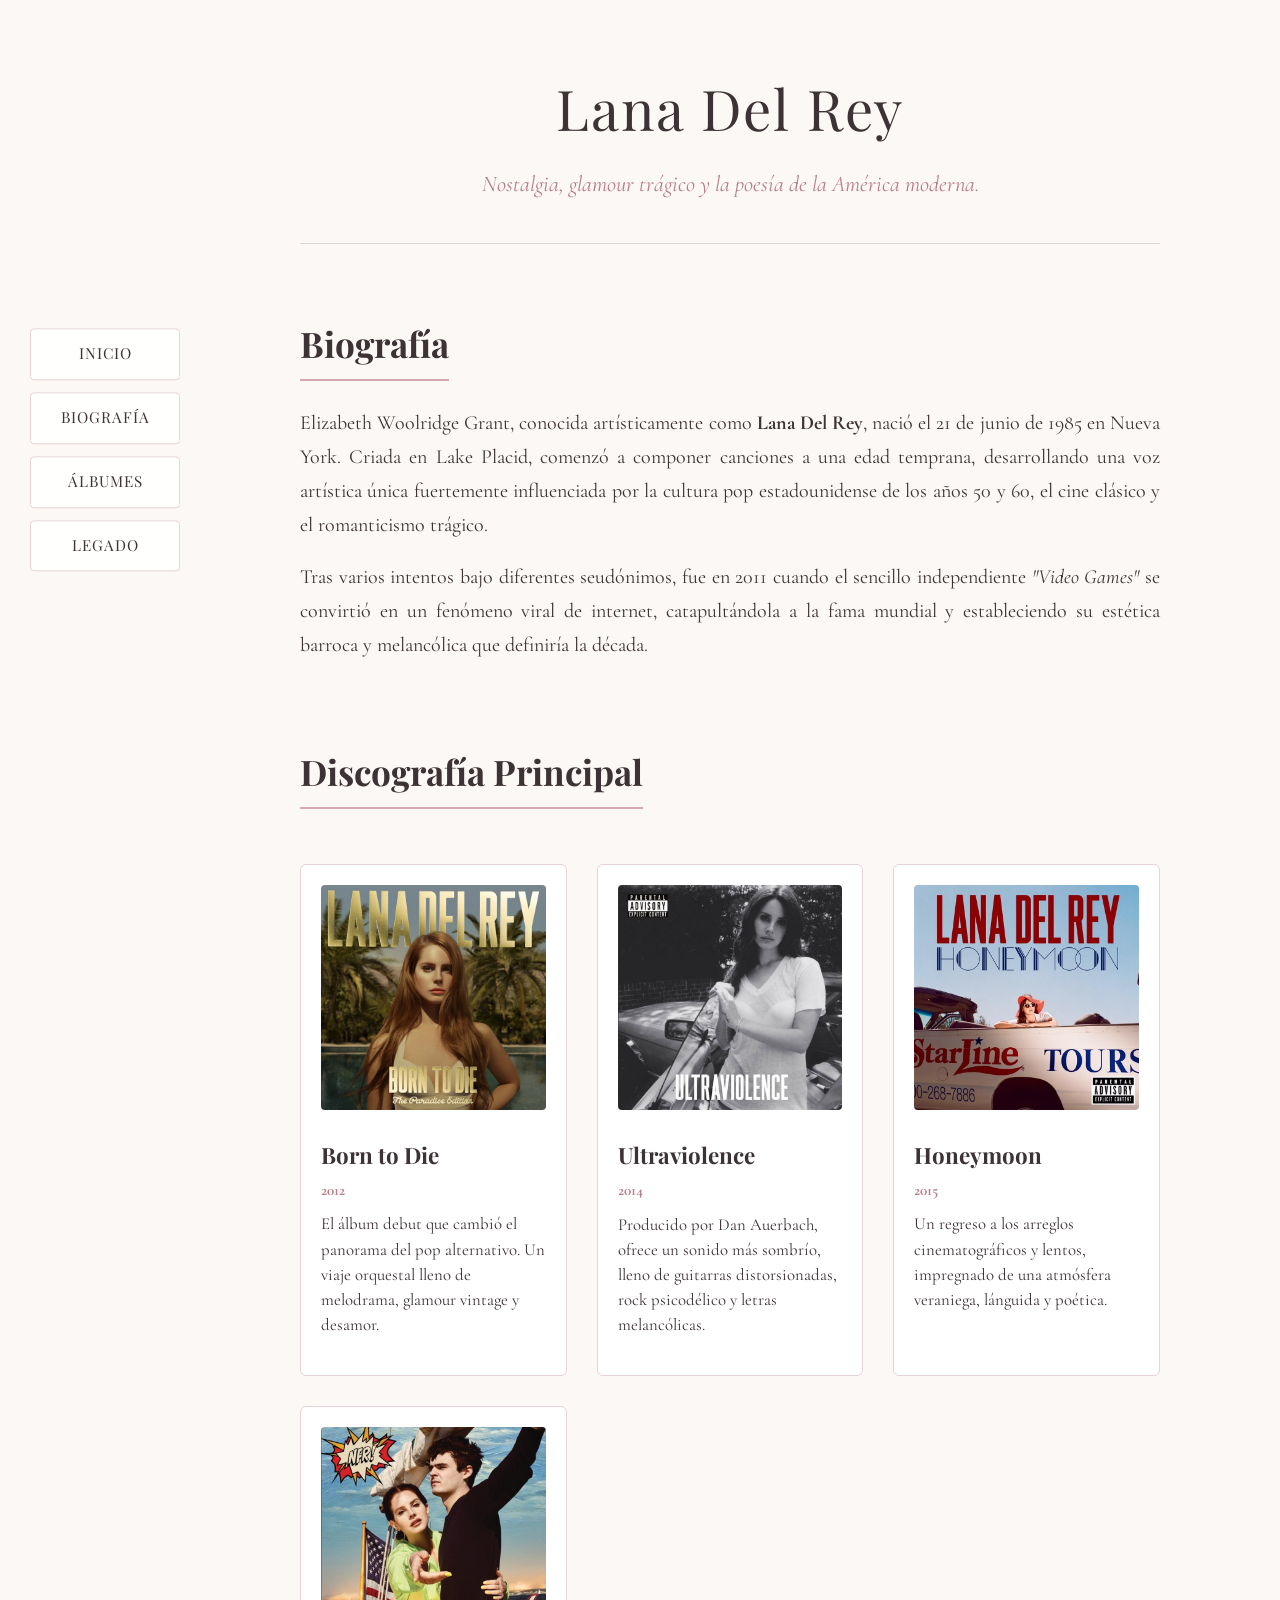
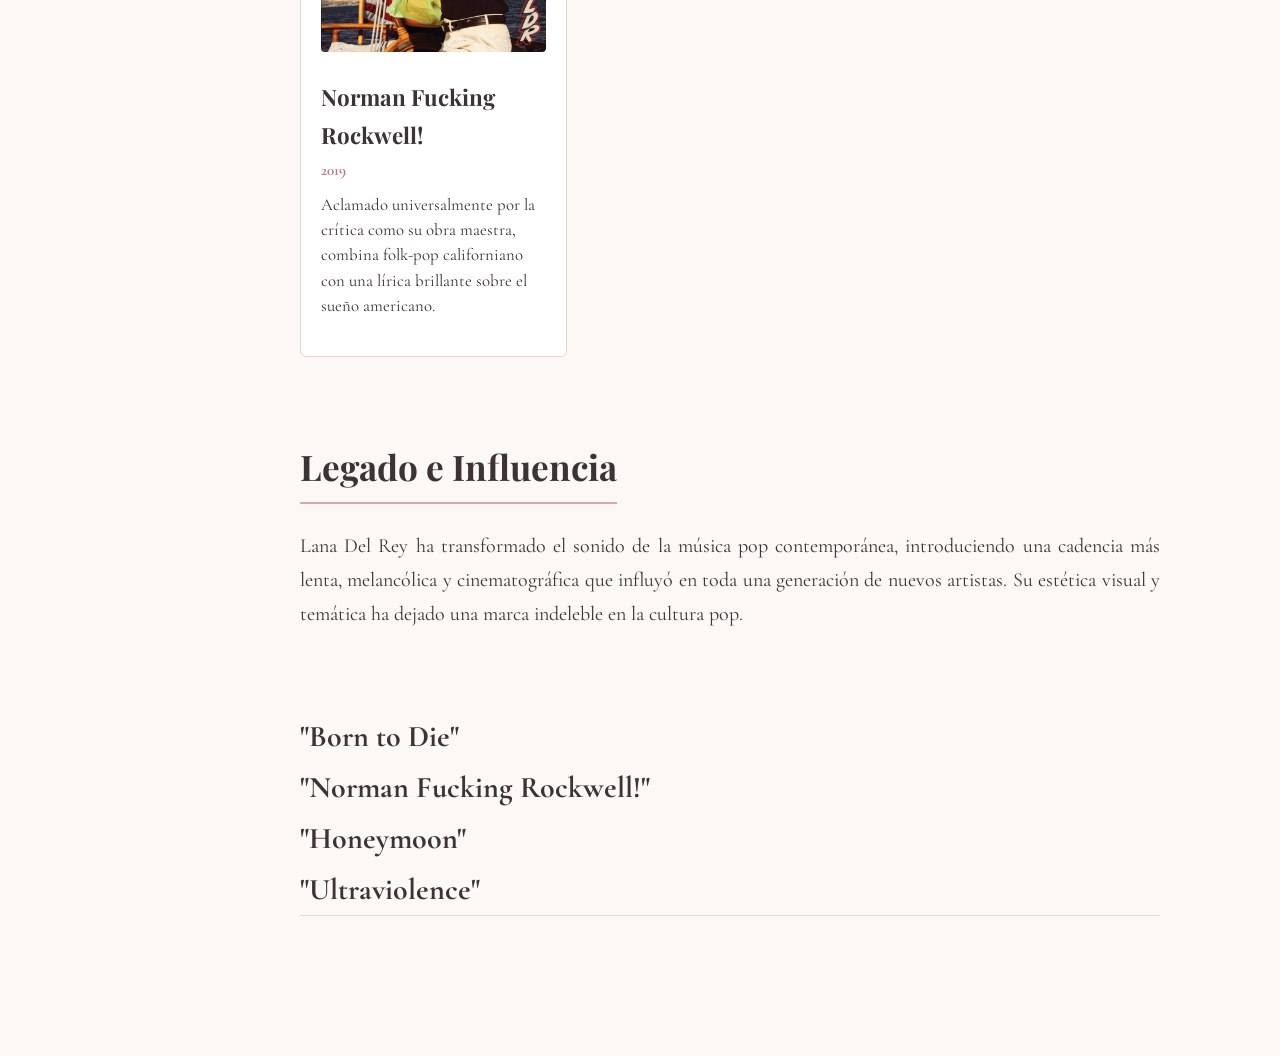
<file: practica de clase parayap LANA DEL REY/index.html>
<!DOCTYPE html>
<html lang="es">
<head>
    <meta charset="UTF-8">
    <meta name="viewport" content="width=device-width, initial-scale=1.0">
    <title>Lana Del Rey — Biografía y Discografía</title>
    
    <link rel="preconnect" href="fonts/CormorantGaramond-VariableFont_wght.ttf">
    <link rel="preconnect" href="fonts/PlayfairDisplay-VariableFont_wght.ttf" crossorigin>
    <link href="https://fonts.googleapis.com/css2?family=Cormorant+Garamond:ital,wght@0,400;0,600;1,400&family=Playfair+Display:ital,wght@0,400;0,700;1,400&display=swap" rel="stylesheet">

    <style>
       
        :root {
            --bg-color: #fcf8f5;           
            --text-color: #3d3235;        
            --accent-pink: #d8a7b1;      
            --accent-hover: #b87d89;      
            --card-bg: #ffffff;           
            --border-color: #e6d3d7;      
            --font-title: 'Playfair Display', serif;
            --font-body: 'Cormorant Garamond', serif;
        }

        * {
            box-sizing: border-box;
            margin: 0;
            padding: 0;
        }

        body {
            background-color: var(--bg-color);
            color: var(--text-color);
            font-family: var(--font-body);
            font-size: 1.25rem;
            line-height: 1.7;
            padding-left: 220px; 
            padding-right: 40px;
        }

  
        @keyframes entradaMenu {
            from {
                opacity: 0;
                transform: translateY(-50%) translateX(-30px);
            }
            to {
                opacity: 1;
                transform: translateY(-50%) translateX(0);
            }
        }

        nav {
            position: fixed;
            left: 30px;
            top: 50%;
            transform: translateY(-50%);
            z-index: 1000;
            animation: entradaMenu 0.8s ease-out forwards;
        }

        nav ul {
            list-style: none;
            display: flex;
            flex-direction: column;
            gap: 12px;
        }

        nav ul a {
            display: block;
            color: var(--text-color);
            text-decoration: none;
            border: 1px solid var(--border-color);
            background-color: rgba(255, 255, 255, 0.9);
            width: 150px;
            text-align: center;
            padding: 12px 0;
            font-family: var(--font-title);
            font-size: 0.95rem;
            letter-spacing: 1px;
            text-transform: uppercase;
            border-radius: 4px;
            transition: transform 0.3s cubic-bezier(0.25, 0.8, 0.25, 1),
                        background-color 0.3s ease,
                        color 0.3s ease,
                        box-shadow 0.3s ease,
                        border-color 0.3s ease;
        }

        nav ul a:hover {
            background-color: var(--accent-pink);
            color: #ffffff;
            border-color: var(--accent-pink);
            transform: translateX(8px) scale(1.04);
            box-shadow: 0 4px 15px rgba(216, 167, 177, 0.4);
        }

        nav ul a:active {
            transform: translateX(4px) scale(0.98);
        }

       
        main {
            max-width: 900px;
            margin: 0 auto;
            padding: 60px 20px;
        }

        header.hero {
            text-align: center;
            margin-bottom: 70px;
            border-bottom: 1px solid var(--border-color);
            padding-bottom: 40px;
        }

        header.hero h1 {
            font-family: var(--font-title);
            font-size: 3.5rem;
            font-weight: 400;
            letter-spacing: 2px;
            color: var(--text-color);
            margin-bottom: 10px;
        }

        header.hero p.subtitle {
            font-style: italic;
            color: var(--accent-hover);
            font-size: 1.4rem;
        }

       
        section {
            margin-bottom: 80px;
        }

        h2.section-title {
            font-family: var(--font-title);
            font-size: 2.2rem;
            color: var(--text-color);
            border-bottom: 2px solid var(--accent-pink);
            display: inline-block;
            margin-bottom: 25px;
            padding-bottom: 5px;
        }

        section p {
            margin-bottom: 18px;
            text-align: justify;
        }

     
        
        .albums-grid {
            display: grid;
            grid-template-columns: repeat(auto-fit, minmax(260px, 1fr));
            gap: 30px;
            margin-top: 30px;
        }

        .album-card {
            background-color: var(--card-bg);
            border: 1px solid var(--border-color);
            border-radius: 6px;
            padding: 20px;
            transition: transform 0.3s ease, box-shadow 0.3s ease;
        }

        .album-card:hover {
            transform: translateY(-5px);
            box-shadow: 0 8px 20px rgba(216, 167, 177, 0.25);
        }

        .album-card img {
            width: 100%;
            height: auto;
            aspect-ratio: 1 / 1;
            object-fit: cover;
            border-radius: 4px;
            margin-bottom: 15px;
            background-color: #eee;
        }

        .album-card h3 {
            font-family: var(--font-title);
            font-size: 1.4rem;
            margin-bottom: 5px;
        }

        .album-card .year {
            font-size: 0.95rem;
            color: var(--accent-hover);
            font-weight: bold;
            margin-bottom: 10px;
        }

        .album-card p {
            font-size: 1.05rem;
            line-height: 1.5;
            text-align: left;
        }

        footer {
            text-align: center;
            padding: 40px 0;
            font-size: 1rem;
            color: #888;
            border-top: 1px solid var(--border-color);
        }

      
        
        @media (max-width: 850px) {
            body {
                padding-left: 20px;
                padding-right: 20px;
            }
            nav {
                position: relative;
                left: 0;
                top: 0;
                transform: none;
                margin-bottom: 40px;
                animation: none;
            }
            nav ul {
                flex-direction: row;
                flex-wrap: wrap;
                justify-content: center;
            }
        }
    </style>
</head>
<body>

    
    
    <nav>
        <ul>
            <li><a href="#inicio">Inicio</a></li>
            <li><a href="#biografia">Biografía</a></li>
            <li><a href="#albumes">Álbumes</a></li>
            <li><a href="#legado">Legado</a></li>
        </ul>
    </nav>

  
    <main>
       
        <header class="hero" id="inicio">
            <h1>Lana Del Rey</h1>
            <p class="subtitle">Nostalgia, glamour trágico y la poesía de la América moderna.</p>
        </header>

      
        <section id="biografia">
            <h2 class="section-title">Biografía</h2>
            <p>
                Elizabeth Woolridge Grant, conocida artísticamente como <strong>Lana Del Rey</strong>, nació el 21 de junio de 1985 en Nueva York. Criada en Lake Placid, comenzó a componer canciones a una edad temprana, desarrollando una voz artística única fuertemente influenciada por la cultura pop estadounidense de los años 50 y 60, el cine clásico y el romanticismo trágico.
            </p>
            <p>
                Tras varios intentos bajo diferentes seudónimos, fue en 2011 cuando el sencillo independiente <em>"Video Games"</em> se convirtió en un fenómeno viral de internet, catapultándola a la fama mundial y estableciendo su estética barroca y melancólica que definiría la década.
            </p>
        </section>

        <section id="albumes">
            <h2 class="section-title">Discografía Principal</h2>
            <div class="albums-grid">

                
                <article class="album-card">
                    <img src="imagenes/Radio.jpg" alt="Born to Die">
                    <h3>Born to Die</h3>
                    <p class="year">2012</p>
                    <p>El álbum debut que cambió el panorama del pop alternativo. Un viaje orquestal lleno de melodrama, glamour vintage y desamor.</p>
                </article>

                
                <article class="album-card">
                    <img src="imagenes/Ultraviolence album cover.jpg" alt="Ultraviolence">
                    <h3>Ultraviolence</h3>
                    <p class="year">2014</p>
                    <p>Producido por Dan Auerbach, ofrece un sonido más sombrío, lleno de guitarras distorsionadas, rock psicodélico y letras melancólicas.</p>
                </article>

               
                
                <article class="album-card">
                    <img src="imagenes/born to die Archives - Pepperdine Graphic.jpg" alt="Honeymoon">
                    <h3>Honeymoon</h3>
                    <p class="year">2015</p>
                    <p>Un regreso a los arreglos cinematográficos y lentos, impregnado de una atmósfera veraniega, lánguida y poética.</p>
                </article>

               
                <article class="album-card">
                    <img src="imagenes/NFR by Lana Del Rey.jpg" alt="Norman Fucking Rockwell!">
                    <h3>Norman Fucking Rockwell!</h3>
                    <p class="year">2019</p>
                    <p>Aclamado universalmente por la crítica como su obra maestra, combina folk-pop californiano con una lírica brillante sobre el sueño americano.</p>
                </article>

            </div>
        </section>

      
        <section id="legado">
            <h2 class="section-title">Legado e Influencia</h2>
            <p>
                Lana Del Rey ha transformado el sonido de la música pop contemporánea, introduciendo una cadencia más lenta, melancólica y cinematográfica que influyó en toda una generación de nuevos artistas. Su estética visual y temática ha dejado una marca indeleble en la cultura pop.
            </p>
        </section>
        <div class="parallax parallax-1">
    <h2>"Born to Die"</h2>
</div>
<div class="parallax parallax-2">
    <h2>"Norman Fucking Rockwell!"</h2>
</div>
<div class="parallax parallax-3">
    <h2>"Honeymoon"</h2>
</div>
<div class="parallax parallax-4">
    <h2>"Ultraviolence"</h2>
</div>


        <footer>
        
            
        </footer>
    </main>

</body>
</html>
</file>
